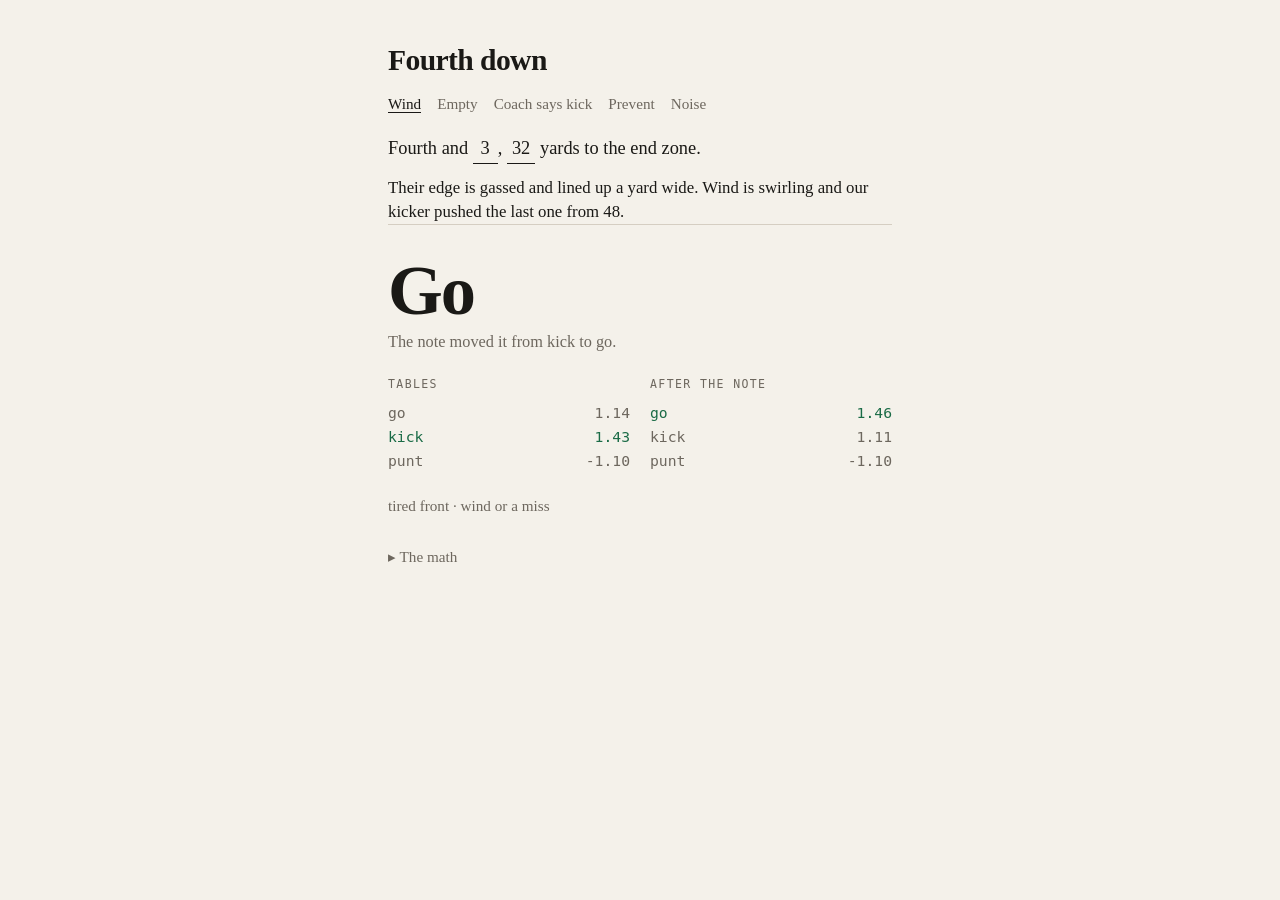
<file: index.html>
<!DOCTYPE html>
<html lang="en">
<head>
  <meta charset="utf-8" />
  <meta name="viewport" content="width=device-width, initial-scale=1" />
  <title>Fourth down</title>
  <link rel="stylesheet" href="styles.css" />
</head>
<body>
  <main>
    <h1>Fourth down</h1>
    <nav id="presets" class="presets"></nav>
    <p class="spot">Fourth and <input id="yards-to-go" inputmode="numeric" maxlength="2" value="3" />, <input id="yards-to-endzone" inputmode="numeric" maxlength="2" value="32" /> yards to the end zone.</p>
    <textarea id="note" rows="2" placeholder="Sideline note"></textarea>

    <section class="result" aria-live="polite">
      <p id="call"></p>
      <p id="why"></p>
      <div class="cols">
        <div>
          <h2>Tables</h2>
          <ol id="baseline"></ol>
        </div>
        <div>
          <h2>After the note</h2>
          <ol id="adjusted"></ol>
        </div>
      </div>
      <p id="read"></p>
    </section>
    <details id="math">
      <summary>The math</summary>
      <p class="eq math-rule">σ(z) = 1/(1+e<sup>−z</sup>). Phrase +2 from −2.75. Kick word +2.2.</p>
      <ol id="math-steps" class="math-steps"></ol>
    </details>
  </main>
  <script src="lab.js"></script>
  <script src="app.js"></script>
</body>
</html>
</file>
<file: styles.css>
:root {
  color-scheme: light;
  --ink: #1a1916;
  --muted: #6d675e;
  --paper: #f4f1ea;
  --accent: #1a6b46;
  font-family: Georgia, "Iowan Old Style", Palatino, serif;
}

* { box-sizing: border-box; }

body {
  margin: 0;
  background: var(--paper);
  color: var(--ink);
}

main {
  max-width: 34rem;
  margin: 0 auto;
  padding: 2.75rem 1.25rem 4rem;
}

h1 {
  font-size: 1.85rem;
  font-weight: 600;
  letter-spacing: -0.02em;
  margin: 0 0 1.1rem;
}

h2 {
  font-size: 0.72rem;
  font-weight: 500;
  letter-spacing: 0.12em;
  text-transform: uppercase;
  color: var(--muted);
  margin: 0 0 0.55rem;
  font-family: ui-monospace, "Source Code Pro", Menlo, Consolas, monospace;
}

.presets {
  display: flex;
  flex-wrap: wrap;
  gap: 0.35rem 1rem;
  margin: 0 0 1.4rem;
}

.presets button {
  appearance: none;
  background: none;
  border: 0;
  padding: 0;
  font: inherit;
  font-size: 0.95rem;
  color: var(--muted);
  cursor: pointer;
}

.presets button:hover { color: var(--ink); }
.presets button.active {
  color: var(--ink);
  box-shadow: inset 0 -1px 0 var(--ink);
}

.spot {
  margin: 0 0 0.75rem;
  font-size: 1.15rem;
  line-height: 1.5;
}

.spot input {
  width: 1.35em;
  font: inherit;
  font-size: 1.15rem;
  color: var(--ink);
  background: transparent;
  border: 0;
  border-bottom: 1px solid var(--ink);
  padding: 0;
  margin: 0;
  text-align: center;
  vertical-align: baseline;
}

#yards-to-endzone { width: 1.55em; }

textarea {
  width: 100%;
  margin: 0 0 1.75rem;
  padding: 0;
  font: inherit;
  font-size: 1.05rem;
  line-height: 1.45;
  color: var(--ink);
  background: transparent;
  border: 0;
  border-bottom: 1px solid #d5cec2;
  resize: none;
}

textarea:focus, .spot input:focus, .presets button:focus-visible {
  outline: none;
}

.spot input:focus, textarea:focus {
  border-bottom-color: var(--accent);
}

#call {
  font-size: clamp(3.2rem, 12vw, 4.4rem);
  font-weight: 600;
  letter-spacing: -0.03em;
  line-height: 0.95;
  margin: 0 0 0.4rem;
  text-transform: capitalize;
}

#why, #read {
  color: var(--muted);
  font-size: 1.02rem;
  line-height: 1.4;
  margin: 0 0 1.5rem;
}

#read {
  margin: 1.4rem 0 0;
  font-size: 0.95rem;
}

.cols {
  display: grid;
  grid-template-columns: 1fr 1fr;
  gap: 1.25rem;
}

.cols ol {
  list-style: none;
  margin: 0;
  padding: 0;
  font-family: ui-monospace, "Source Code Pro", Menlo, Consolas, monospace;
  font-size: 0.92rem;
}

.cols ol li {
  display: flex;
  justify-content: space-between;
  gap: 0.75rem;
  padding: 0.22rem 0;
  color: var(--muted);
}

.cols ol li.best {
  color: var(--accent);
}

#math {
  margin-top: 2rem;
}

#math summary {
  cursor: pointer;
  color: var(--muted);
  font-size: 0.95rem;
  list-style: none;
}

#math summary::-webkit-details-marker { display: none; }

#math summary::before {
  content: "▸ ";
}

#math[open] summary::before {
  content: "▾ ";
}

.math-steps {
  margin: 0.5rem 0 0;
  padding: 0 0 0 1.15rem;
  color: var(--ink);
  font-size: 1.02rem;
  line-height: 1.4;
}

.math-steps li {
  margin: 0.45rem 0;
}

.math-steps strong {
  font-weight: 600;
}

.eq {
  font-family: ui-monospace, "Source Code Pro", Menlo, Consolas, monospace;
  font-size: 0.9rem;
  color: var(--muted);
  margin: 0.2rem 0 0;
}

.eq sup { font-size: 0.7em; }

.math-rule {
  margin: 0.65rem 0 0;
}

@media (max-width: 520px) {
  .cols { grid-template-columns: 1fr; gap: 1.1rem; }
  .spot input { width: 2.7rem; }
}
</file>
